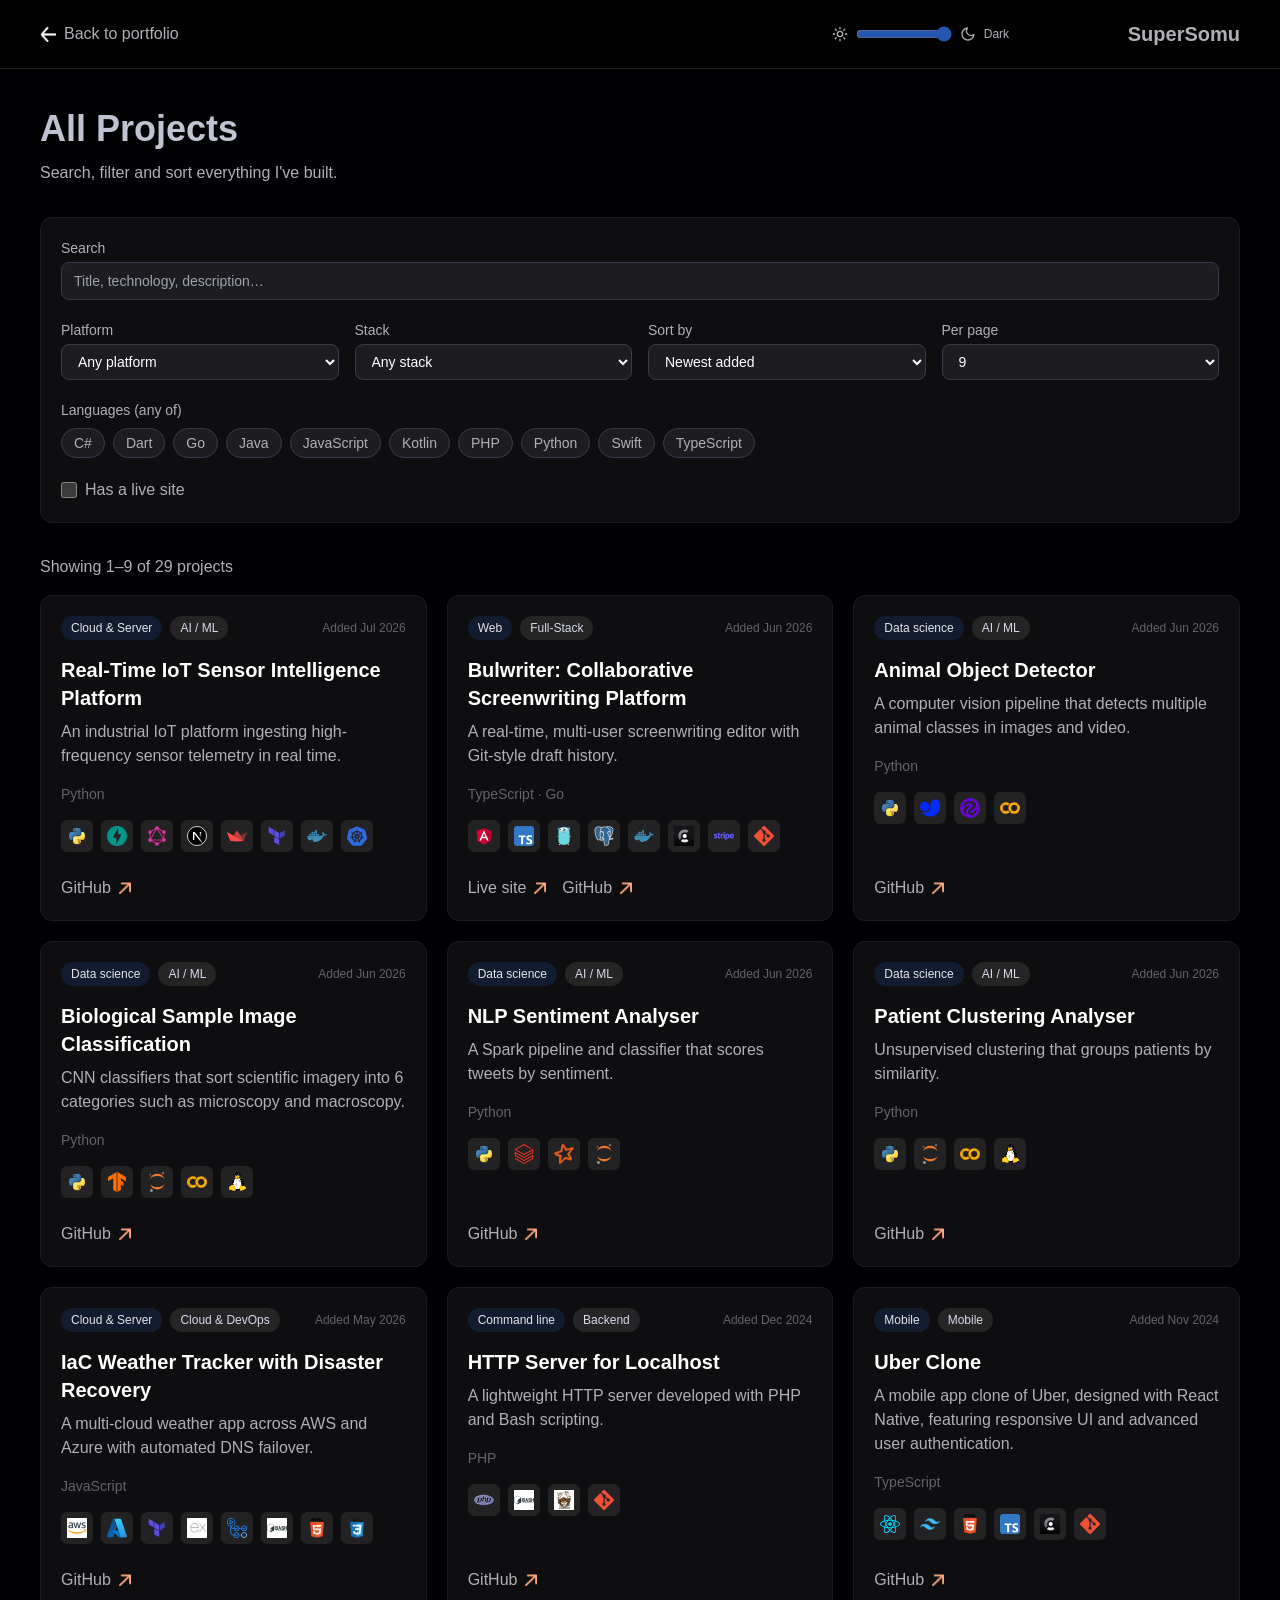
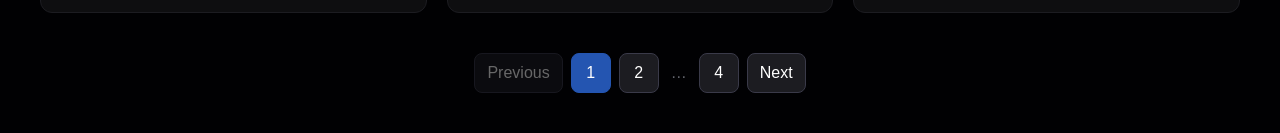
<file: projects.html>
<!doctype html>
<html lang="en">
  <head>
    <meta charset="UTF-8" />
    <link rel="icon" type="image/png" href="/assets/flapjack.png" />
    <meta name="viewport" content="width=device-width, initial-scale=1.0" />
    <title>All Projects | SuperSomu</title>
    <script>
      // Apply the saved theme before first paint so there is no flash of the wrong one.
      (function () {
        var ids = ['light', 'bulfighter-light', 'bulwriter-light', 'bulwriter-dark', 'bulfighter-dark', 'dark'];
        var theme = 'dark';
        try {
          var saved = localStorage.getItem('portfolio:theme');
          if (ids.indexOf(saved) !== -1) theme = saved;
        } catch (e) {}
        var root = document.documentElement;
        root.setAttribute('data-theme', theme);
        root.setAttribute('data-mode', theme.indexOf('light') !== -1 ? 'light' : 'dark');
      })();
    </script>
    <script type="module" crossorigin src="/assets/projects-DSDb_T63.js"></script>
    <link rel="modulepreload" crossorigin href="/assets/ThemeSlider-rNglBP_Y.js">
    <link rel="stylesheet" crossorigin href="/assets/ThemeSlider-eZ68lXV1.css">
  </head>
  <body>
    <div id="root"></div>
  </body>
</html>
</file>
<file: assets/ThemeSlider-eZ68lXV1.css>
@import"https://fonts.cdnfonts.com/css/general-sans";*,:before,:after{--tw-border-spacing-x: 0;--tw-border-spacing-y: 0;--tw-translate-x: 0;--tw-translate-y: 0;--tw-rotate: 0;--tw-skew-x: 0;--tw-skew-y: 0;--tw-scale-x: 1;--tw-scale-y: 1;--tw-pan-x: ;--tw-pan-y: ;--tw-pinch-zoom: ;--tw-scroll-snap-strictness: proximity;--tw-gradient-from-position: ;--tw-gradient-via-position: ;--tw-gradient-to-position: ;--tw-ordinal: ;--tw-slashed-zero: ;--tw-numeric-figure: ;--tw-numeric-spacing: ;--tw-numeric-fraction: ;--tw-ring-inset: ;--tw-ring-offset-width: 0px;--tw-ring-offset-color: #fff;--tw-ring-color: rgb(59 130 246 / .5);--tw-ring-offset-shadow: 0 0 #0000;--tw-ring-shadow: 0 0 #0000;--tw-shadow: 0 0 #0000;--tw-shadow-colored: 0 0 #0000;--tw-blur: ;--tw-brightness: ;--tw-contrast: ;--tw-grayscale: ;--tw-hue-rotate: ;--tw-invert: ;--tw-saturate: ;--tw-sepia: ;--tw-drop-shadow: ;--tw-backdrop-blur: ;--tw-backdrop-brightness: ;--tw-backdrop-contrast: ;--tw-backdrop-grayscale: ;--tw-backdrop-hue-rotate: ;--tw-backdrop-invert: ;--tw-backdrop-opacity: ;--tw-backdrop-saturate: ;--tw-backdrop-sepia: ;--tw-contain-size: ;--tw-contain-layout: ;--tw-contain-paint: ;--tw-contain-style: }::backdrop{--tw-border-spacing-x: 0;--tw-border-spacing-y: 0;--tw-translate-x: 0;--tw-translate-y: 0;--tw-rotate: 0;--tw-skew-x: 0;--tw-skew-y: 0;--tw-scale-x: 1;--tw-scale-y: 1;--tw-pan-x: ;--tw-pan-y: ;--tw-pinch-zoom: ;--tw-scroll-snap-strictness: proximity;--tw-gradient-from-position: ;--tw-gradient-via-position: ;--tw-gradient-to-position: ;--tw-ordinal: ;--tw-slashed-zero: ;--tw-numeric-figure: ;--tw-numeric-spacing: ;--tw-numeric-fraction: ;--tw-ring-inset: ;--tw-ring-offset-width: 0px;--tw-ring-offset-color: #fff;--tw-ring-color: rgb(59 130 246 / .5);--tw-ring-offset-shadow: 0 0 #0000;--tw-ring-shadow: 0 0 #0000;--tw-shadow: 0 0 #0000;--tw-shadow-colored: 0 0 #0000;--tw-blur: ;--tw-brightness: ;--tw-contrast: ;--tw-grayscale: ;--tw-hue-rotate: ;--tw-invert: ;--tw-saturate: ;--tw-sepia: ;--tw-drop-shadow: ;--tw-backdrop-blur: ;--tw-backdrop-brightness: ;--tw-backdrop-contrast: ;--tw-backdrop-grayscale: ;--tw-backdrop-hue-rotate: ;--tw-backdrop-invert: ;--tw-backdrop-opacity: ;--tw-backdrop-saturate: ;--tw-backdrop-sepia: ;--tw-contain-size: ;--tw-contain-layout: ;--tw-contain-paint: ;--tw-contain-style: }*,:before,:after{box-sizing:border-box;border-width:0;border-style:solid;border-color:#e5e7eb}:before,:after{--tw-content: ""}html,:host{line-height:1.5;-webkit-text-size-adjust:100%;-moz-tab-size:4;-o-tab-size:4;tab-size:4;font-family:ui-sans-serif,system-ui,sans-serif,"Apple Color Emoji","Segoe UI Emoji",Segoe UI Symbol,"Noto Color Emoji";font-feature-settings:normal;font-variation-settings:normal;-webkit-tap-highlight-color:transparent}body{margin:0;line-height:inherit}hr{height:0;color:inherit;border-top-width:1px}abbr:where([title]){-webkit-text-decoration:underline dotted;text-decoration:underline dotted}h1,h2,h3,h4,h5,h6{font-size:inherit;font-weight:inherit}a{color:inherit;text-decoration:inherit}b,strong{font-weight:bolder}code,kbd,samp,pre{font-family:ui-monospace,SFMono-Regular,Menlo,Monaco,Consolas,Liberation Mono,Courier New,monospace;font-feature-settings:normal;font-variation-settings:normal;font-size:1em}small{font-size:80%}sub,sup{font-size:75%;line-height:0;position:relative;vertical-align:baseline}sub{bottom:-.25em}sup{top:-.5em}table{text-indent:0;border-color:inherit;border-collapse:collapse}button,input,optgroup,select,textarea{font-family:inherit;font-feature-settings:inherit;font-variation-settings:inherit;font-size:100%;font-weight:inherit;line-height:inherit;letter-spacing:inherit;color:inherit;margin:0;padding:0}button,select{text-transform:none}button,input:where([type=button]),input:where([type=reset]),input:where([type=submit]){-webkit-appearance:button;background-color:transparent;background-image:none}:-moz-focusring{outline:auto}:-moz-ui-invalid{box-shadow:none}progress{vertical-align:baseline}::-webkit-inner-spin-button,::-webkit-outer-spin-button{height:auto}[type=search]{-webkit-appearance:textfield;outline-offset:-2px}::-webkit-search-decoration{-webkit-appearance:none}::-webkit-file-upload-button{-webkit-appearance:button;font:inherit}summary{display:list-item}blockquote,dl,dd,h1,h2,h3,h4,h5,h6,hr,figure,p,pre{margin:0}fieldset{margin:0;padding:0}legend{padding:0}ol,ul,menu{list-style:none;margin:0;padding:0}dialog{padding:0}textarea{resize:vertical}input::-moz-placeholder,textarea::-moz-placeholder{opacity:1;color:#9ca3af}input::placeholder,textarea::placeholder{opacity:1;color:#9ca3af}button,[role=button]{cursor:pointer}:disabled{cursor:default}img,svg,video,canvas,audio,iframe,embed,object{display:block;vertical-align:middle}img,video{max-width:100%;height:auto}[hidden]:where(:not([hidden=until-found])){display:none}.sr-only{position:absolute;width:1px;height:1px;padding:0;margin:-1px;overflow:hidden;clip:rect(0,0,0,0);white-space:nowrap;border-width:0}.pointer-events-none{pointer-events:none}.visible{visibility:visible}.invisible{visibility:hidden}.fixed{position:fixed}.absolute{position:absolute}.relative{position:relative}.inset-0{top:0;right:0;bottom:0;left:0}.bottom-5{bottom:1.25rem}.bottom-7{bottom:1.75rem}.bottom-\[4\.5rem\]{bottom:4.5rem}.left-0{left:0}.right-0{right:0}.right-5{right:1.25rem}.right-full{right:100%}.top-0{top:0}.top-1\/2{top:50%}.z-10{z-index:10}.z-50{z-index:50}.z-\[20000000\]{z-index:20000000}.col-span-1{grid-column:span 1 / span 1}.col-start-1{grid-column-start:1}.row-start-1{grid-row-start:1}.mx-auto{margin-left:auto;margin-right:auto}.my-20{margin-top:5rem;margin-bottom:5rem}.my-5{margin-top:1.25rem;margin-bottom:1.25rem}.-mt-1{margin-top:-.25rem}.mb-2{margin-bottom:.5rem}.mb-4{margin-bottom:1rem}.mb-5{margin-bottom:1.25rem}.ml-auto{margin-left:auto}.mr-3{margin-right:.75rem}.mr-6{margin-right:1.5rem}.mr-auto{margin-right:auto}.mt-1{margin-top:.25rem}.mt-10{margin-top:2.5rem}.mt-12{margin-top:3rem}.mt-2{margin-top:.5rem}.mt-3{margin-top:.75rem}.mt-32{margin-top:8rem}.mt-5{margin-top:1.25rem}.mt-7{margin-top:1.75rem}.mt-8{margin-top:2rem}.mt-auto{margin-top:auto}.block{display:block}.inline{display:inline}.flex{display:flex}.inline-flex{display:inline-flex}.table{display:table}.grid{display:grid}.hidden{display:none}.\!h-8{height:2rem!important}.h-10{height:2.5rem}.h-12{height:3rem}.h-14{height:3.5rem}.h-3{height:.75rem}.h-4{height:1rem}.h-5{height:1.25rem}.h-6{height:1.5rem}.h-7{height:1.75rem}.h-8{height:2rem}.h-96{height:24rem}.h-\[min\(32rem\,calc\(100dvh-8rem\)\)\]{height:min(32rem,calc(100dvh - 8rem))}.h-fit{height:-moz-fit-content;height:fit-content}.h-full{height:100%}.max-h-0{max-height:0px}.max-h-screen{max-height:100vh}.min-h-screen{min-height:100vh}.\!w-8{width:2rem!important}.w-10{width:2.5rem}.w-12{width:3rem}.w-14{width:3.5rem}.w-24{width:6rem}.w-3{width:.75rem}.w-4{width:1rem}.w-5{width:1.25rem}.w-6{width:1.5rem}.w-7{width:1.75rem}.w-8{width:2rem}.w-\[6\.5rem\]{width:6.5rem}.w-\[calc\(100vw-2\.5rem\)\]{width:calc(100vw - 2.5rem)}.w-auto{width:auto}.w-fit{width:-moz-fit-content;width:fit-content}.w-full{width:100%}.min-w-0{min-width:0px}.min-w-10{min-width:2.5rem}.max-w-2xl{max-width:42rem}.max-w-7xl{max-width:80rem}.max-w-\[85\%\]{max-width:85%}.max-w-\[90\%\]{max-width:90%}.flex-1{flex:1 1 0%}.shrink-0{flex-shrink:0}.-translate-y-1\/2{--tw-translate-y: -50%;transform:translate(var(--tw-translate-x),var(--tw-translate-y)) rotate(var(--tw-rotate)) skew(var(--tw-skew-x)) skewY(var(--tw-skew-y)) scaleX(var(--tw-scale-x)) scaleY(var(--tw-scale-y))}.translate-x-0{--tw-translate-x: 0px;transform:translate(var(--tw-translate-x),var(--tw-translate-y)) rotate(var(--tw-rotate)) skew(var(--tw-skew-x)) skewY(var(--tw-skew-y)) scaleX(var(--tw-scale-x)) scaleY(var(--tw-scale-y))}.translate-x-3{--tw-translate-x: .75rem;transform:translate(var(--tw-translate-x),var(--tw-translate-y)) rotate(var(--tw-rotate)) skew(var(--tw-skew-x)) skewY(var(--tw-skew-y)) scaleX(var(--tw-scale-x)) scaleY(var(--tw-scale-y))}.cursor-pointer{cursor:pointer}.scroll-mt-6{scroll-margin-top:1.5rem}.grid-cols-1{grid-template-columns:repeat(1,minmax(0,1fr))}.flex-col{flex-direction:column}.flex-wrap{flex-wrap:wrap}.items-start{align-items:flex-start}.items-center{align-items:center}.justify-start{justify-content:flex-start}.justify-center{justify-content:center}.justify-between{justify-content:space-between}.gap-1{gap:.25rem}.gap-2{gap:.5rem}.gap-3{gap:.75rem}.gap-4{gap:1rem}.gap-5{gap:1.25rem}.gap-x-8{-moz-column-gap:2rem;column-gap:2rem}.gap-y-8{row-gap:2rem}.space-y-2>:not([hidden])~:not([hidden]){--tw-space-y-reverse: 0;margin-top:calc(.5rem * calc(1 - var(--tw-space-y-reverse)));margin-bottom:calc(.5rem * var(--tw-space-y-reverse))}.space-y-3>:not([hidden])~:not([hidden]){--tw-space-y-reverse: 0;margin-top:calc(.75rem * calc(1 - var(--tw-space-y-reverse)));margin-bottom:calc(.75rem * var(--tw-space-y-reverse))}.space-y-7>:not([hidden])~:not([hidden]){--tw-space-y-reverse: 0;margin-top:calc(1.75rem * calc(1 - var(--tw-space-y-reverse)));margin-bottom:calc(1.75rem * var(--tw-space-y-reverse))}.self-end{align-self:flex-end}.overflow-hidden{overflow:hidden}.overflow-y-auto{overflow-y:auto}.whitespace-nowrap{white-space:nowrap}.whitespace-pre-wrap{white-space:pre-wrap}.break-words{overflow-wrap:break-word}.rounded{border-radius:.25rem}.rounded-2xl{border-radius:1rem}.rounded-3xl{border-radius:1.5rem}.rounded-full{border-radius:9999px}.rounded-lg{border-radius:.5rem}.rounded-md{border-radius:.375rem}.rounded-xl{border-radius:.75rem}.rounded-bl-md{border-bottom-left-radius:.375rem}.rounded-br-md{border-bottom-right-radius:.375rem}.border{border-width:1px}.border-b{border-bottom-width:1px}.border-t{border-top-width:1px}.border-dashed{border-style:dashed}.\!border-accent{--tw-border-opacity: 1 !important;border-color:rgb(var(--theme-accent) / var(--tw-border-opacity))!important}.border-\[color\:var\(--navbar-border\)\]{border-color:var(--navbar-border)}.border-accent{--tw-border-opacity: 1;border-color:rgb(var(--theme-accent) / var(--tw-border-opacity))}.border-accent\/50{border-color:rgb(var(--theme-accent) / .5)}.border-black-300{--tw-border-opacity: 1;border-color:rgb(var(--color-black-300) / var(--tw-border-opacity))}.border-black-500{--tw-border-opacity: 1;border-color:rgb(var(--color-black-500) / var(--tw-border-opacity))}.border-red-500{--tw-border-opacity: 1;border-color:rgb(239 68 68 / var(--tw-border-opacity))}.\!bg-accent{--tw-bg-opacity: 1 !important;background-color:rgb(var(--theme-accent) / var(--tw-bg-opacity))!important}.bg-\[\#ffffff\]{--tw-bg-opacity: 1;background-color:rgb(255 255 255 / var(--tw-bg-opacity))}.bg-\[rgb\(var\(--navbar-bg\)\)\]{background-color:rgb(var(--navbar-bg))}.bg-accent{--tw-bg-opacity: 1;background-color:rgb(var(--theme-accent) / var(--tw-bg-opacity))}.bg-accent\/20{background-color:rgb(var(--theme-accent) / .2)}.bg-black-100{--tw-bg-opacity: 1;background-color:rgb(var(--color-black-100) / var(--tw-bg-opacity))}.bg-black-200{--tw-bg-opacity: 1;background-color:rgb(var(--color-black-200) / var(--tw-bg-opacity))}.bg-black-300{--tw-bg-opacity: 1;background-color:rgb(var(--color-black-300) / var(--tw-bg-opacity))}.bg-white-800\/10{background-color:rgb(var(--color-white-800) / .1)}.fill-none{fill:none}.stroke-white-600{stroke:rgb(var(--color-white-600) / 1)}.stroke-2{stroke-width:2}.object-contain{-o-object-fit:contain;object-fit:contain}.object-cover{-o-object-fit:cover;object-fit:cover}.\!p-1\.5{padding:.375rem!important}.p-1{padding:.25rem}.p-10{padding:2.5rem}.p-2{padding:.5rem}.p-3{padding:.75rem}.p-5{padding:1.25rem}.px-1{padding-left:.25rem;padding-right:.25rem}.px-2\.5{padding-left:.625rem;padding-right:.625rem}.px-3{padding-left:.75rem;padding-right:.75rem}.px-4{padding-left:1rem;padding-right:1rem}.px-5{padding-left:1.25rem;padding-right:1.25rem}.py-1{padding-top:.25rem;padding-bottom:.25rem}.py-10{padding-top:2.5rem;padding-bottom:2.5rem}.py-2{padding-top:.5rem;padding-bottom:.5rem}.py-3{padding-top:.75rem;padding-bottom:.75rem}.py-5{padding-top:1.25rem;padding-bottom:1.25rem}.pb-2{padding-bottom:.5rem}.pb-3{padding-bottom:.75rem}.pl-10{padding-left:2.5rem}.pr-4{padding-right:1rem}.pt-2{padding-top:.5rem}.pt-7{padding-top:1.75rem}.text-center{text-align:center}.text-right{text-align:right}.font-generalsans{font-family:General Sans,sans-serif}.text-2xl{font-size:1.5rem;line-height:2rem}.text-lg{font-size:1.125rem;line-height:1.75rem}.text-sm{font-size:.875rem;line-height:1.25rem}.text-xl{font-size:1.25rem;line-height:1.75rem}.text-xs{font-size:.75rem;line-height:1rem}.font-bold{font-weight:700}.font-light{font-weight:300}.font-medium{font-weight:500}.font-semibold{font-weight:600}.leading-tight{line-height:1.25}.\!text-on-accent{--tw-text-opacity: 1 !important;color:rgb(var(--on-accent) / var(--tw-text-opacity))!important}.text-blue-500{--tw-text-opacity: 1;color:rgb(59 130 246 / var(--tw-text-opacity))}.text-green-500{--tw-text-opacity: 1;color:rgb(34 197 94 / var(--tw-text-opacity))}.text-neutral-900{--tw-text-opacity: 1;color:rgb(23 23 23 / var(--tw-text-opacity))}.text-on-accent{--tw-text-opacity: 1;color:rgb(var(--on-accent) / var(--tw-text-opacity))}.text-red-500{--tw-text-opacity: 1;color:rgb(239 68 68 / var(--tw-text-opacity))}.text-white{--tw-text-opacity: 1;color:rgb(255 255 255 / var(--tw-text-opacity))}.text-white-500{--tw-text-opacity: 1;color:rgb(var(--color-white-500) / var(--tw-text-opacity))}.text-white-600{--tw-text-opacity: 1;color:rgb(var(--color-white-600) / var(--tw-text-opacity))}.text-white-700{--tw-text-opacity: 1;color:rgb(var(--color-white-700) / var(--tw-text-opacity))}.text-white-800{--tw-text-opacity: 1;color:rgb(var(--color-white-800) / var(--tw-text-opacity))}.text-white-900{--tw-text-opacity: 1;color:rgb(var(--color-white-900) / var(--tw-text-opacity))}.text-yellow-500{--tw-text-opacity: 1;color:rgb(234 179 8 / var(--tw-text-opacity))}.underline{text-decoration-line:underline}.placeholder-gray-500::-moz-placeholder{--tw-placeholder-opacity: 1;color:rgb(107 114 128 / var(--tw-placeholder-opacity))}.placeholder-gray-500::placeholder{--tw-placeholder-opacity: 1;color:rgb(107 114 128 / var(--tw-placeholder-opacity))}.accent-\[rgb\(var\(--theme-accent\)\)\]{accent-color:rgb(var(--theme-accent))}.opacity-0{opacity:0}.opacity-100{opacity:1}.shadow-2xl{--tw-shadow: 0 25px 50px -12px rgb(0 0 0 / .25);--tw-shadow-colored: 0 25px 50px -12px var(--tw-shadow-color);box-shadow:var(--tw-ring-offset-shadow, 0 0 #0000),var(--tw-ring-shadow, 0 0 #0000),var(--tw-shadow)}.shadow-lg{--tw-shadow: 0 10px 15px -3px rgb(0 0 0 / .1), 0 4px 6px -4px rgb(0 0 0 / .1);--tw-shadow-colored: 0 10px 15px -3px var(--tw-shadow-color), 0 4px 6px -4px var(--tw-shadow-color);box-shadow:var(--tw-ring-offset-shadow, 0 0 #0000),var(--tw-ring-shadow, 0 0 #0000),var(--tw-shadow)}.shadow-md{--tw-shadow: 0 4px 6px -1px rgb(0 0 0 / .1), 0 2px 4px -2px rgb(0 0 0 / .1);--tw-shadow-colored: 0 4px 6px -1px var(--tw-shadow-color), 0 2px 4px -2px var(--tw-shadow-color);box-shadow:var(--tw-ring-offset-shadow, 0 0 #0000),var(--tw-ring-shadow, 0 0 #0000),var(--tw-shadow)}.shadow-sm{--tw-shadow: 0 1px 2px 0 rgb(0 0 0 / .05);--tw-shadow-colored: 0 1px 2px 0 var(--tw-shadow-color);box-shadow:var(--tw-ring-offset-shadow, 0 0 #0000),var(--tw-ring-shadow, 0 0 #0000),var(--tw-shadow)}.shadow-black-100{--tw-shadow-color: rgb(var(--color-black-100) / 1);--tw-shadow: var(--tw-shadow-colored)}.shadow-black-200{--tw-shadow-color: rgb(var(--color-black-200) / 1);--tw-shadow: var(--tw-shadow-colored)}.filter{filter:var(--tw-blur) var(--tw-brightness) var(--tw-contrast) var(--tw-grayscale) var(--tw-hue-rotate) var(--tw-invert) var(--tw-saturate) var(--tw-sepia) var(--tw-drop-shadow)}.backdrop-blur-3xl{--tw-backdrop-blur: blur(64px);-webkit-backdrop-filter:var(--tw-backdrop-blur) var(--tw-backdrop-brightness) var(--tw-backdrop-contrast) var(--tw-backdrop-grayscale) var(--tw-backdrop-hue-rotate) var(--tw-backdrop-invert) var(--tw-backdrop-opacity) var(--tw-backdrop-saturate) var(--tw-backdrop-sepia);backdrop-filter:var(--tw-backdrop-blur) var(--tw-backdrop-brightness) var(--tw-backdrop-contrast) var(--tw-backdrop-grayscale) var(--tw-backdrop-hue-rotate) var(--tw-backdrop-invert) var(--tw-backdrop-opacity) var(--tw-backdrop-saturate) var(--tw-backdrop-sepia)}.backdrop-filter{-webkit-backdrop-filter:var(--tw-backdrop-blur) var(--tw-backdrop-brightness) var(--tw-backdrop-contrast) var(--tw-backdrop-grayscale) var(--tw-backdrop-hue-rotate) var(--tw-backdrop-invert) var(--tw-backdrop-opacity) var(--tw-backdrop-saturate) var(--tw-backdrop-sepia);backdrop-filter:var(--tw-backdrop-blur) var(--tw-backdrop-brightness) var(--tw-backdrop-contrast) var(--tw-backdrop-grayscale) var(--tw-backdrop-hue-rotate) var(--tw-backdrop-invert) var(--tw-backdrop-opacity) var(--tw-backdrop-saturate) var(--tw-backdrop-sepia)}.transition{transition-property:color,background-color,border-color,text-decoration-color,fill,stroke,opacity,box-shadow,transform,filter,-webkit-backdrop-filter;transition-property:color,background-color,border-color,text-decoration-color,fill,stroke,opacity,box-shadow,transform,filter,backdrop-filter;transition-property:color,background-color,border-color,text-decoration-color,fill,stroke,opacity,box-shadow,transform,filter,backdrop-filter,-webkit-backdrop-filter;transition-timing-function:cubic-bezier(.4,0,.2,1);transition-duration:.15s}.transition-all{transition-property:all;transition-timing-function:cubic-bezier(.4,0,.2,1);transition-duration:.15s}.transition-colors{transition-property:color,background-color,border-color,text-decoration-color,fill,stroke;transition-timing-function:cubic-bezier(.4,0,.2,1);transition-duration:.15s}.transition-transform{transition-property:transform;transition-timing-function:cubic-bezier(.4,0,.2,1);transition-duration:.15s}.duration-500{transition-duration:.5s}.ease-in-out{transition-timing-function:cubic-bezier(.4,0,.2,1)}.ease-out{transition-timing-function:cubic-bezier(0,0,.2,1)}.c-space{padding-left:1.25rem;padding-right:1.25rem}@media (min-width: 640px){.c-space{padding-left:2.5rem;padding-right:2.5rem}}.head-text{font-size:1.875rem;line-height:2.25rem;font-weight:600;background-image:linear-gradient(to right,var(--tw-gradient-stops));--tw-gradient-from: var(--heading-grad-from) var(--tw-gradient-from-position);--tw-gradient-to: rgb(255 255 255 / 0) var(--tw-gradient-to-position);--tw-gradient-stops: var(--tw-gradient-from), var(--tw-gradient-to);--tw-gradient-to: var(--heading-grad-to) var(--tw-gradient-to-position);-webkit-background-clip:text;background-clip:text;color:transparent}@media (min-width: 640px){.head-text{font-size:2.25rem;line-height:2.5rem}}.nav-ul{position:relative;z-index:20;display:flex;flex-direction:column;align-items:center;gap:1rem}@media (min-width: 640px){.nav-ul{flex-direction:row}}@media (min-width: 768px){.nav-ul{gap:1.5rem}}.nav-li{padding-top:.5rem;padding-bottom:.5rem;font-family:General Sans,sans-serif;--tw-text-opacity: 1;color:rgb(163 163 163 / var(--tw-text-opacity))}.nav-li:hover{--tw-text-opacity: 1;color:rgb(255 255 255 / var(--tw-text-opacity))}@media not all and (min-width: 640px){.nav-li{width:100%;border-radius:.375rem;padding-left:1.25rem;padding-right:1.25rem}.nav-li:hover{--tw-bg-opacity: 1;background-color:rgb(var(--color-black-500) / var(--tw-bg-opacity))}}.nav-li_a{font-size:1.125rem;line-height:1.75rem;transition-property:color,background-color,border-color,text-decoration-color,fill,stroke;transition-timing-function:cubic-bezier(.4,0,.2,1);transition-duration:.15s}.nav-li_a:hover{--tw-text-opacity: 1;color:rgb(255 255 255 / var(--tw-text-opacity))}@media (min-width: 768px){.nav-li_a{font-size:1rem;line-height:1.5rem}}.nav-sidebar{position:absolute;left:0;right:0;z-index:20;margin-left:auto;margin-right:auto;display:block;overflow:hidden;--tw-bg-opacity: 1;background-color:rgb(var(--color-black-200) / var(--tw-bg-opacity));--tw-backdrop-blur: blur(4px);-webkit-backdrop-filter:var(--tw-backdrop-blur) var(--tw-backdrop-brightness) var(--tw-backdrop-contrast) var(--tw-backdrop-grayscale) var(--tw-backdrop-hue-rotate) var(--tw-backdrop-invert) var(--tw-backdrop-opacity) var(--tw-backdrop-saturate) var(--tw-backdrop-sepia);backdrop-filter:var(--tw-backdrop-blur) var(--tw-backdrop-brightness) var(--tw-backdrop-contrast) var(--tw-backdrop-grayscale) var(--tw-backdrop-hue-rotate) var(--tw-backdrop-invert) var(--tw-backdrop-opacity) var(--tw-backdrop-saturate) var(--tw-backdrop-sepia);transition-property:all;transition-duration:.3s;transition-timing-function:cubic-bezier(.4,0,.2,1)}@media (min-width: 640px){.nav-sidebar{display:none}}.text-gray_gradient{background-image:linear-gradient(to right,var(--tw-gradient-stops));--tw-gradient-from: var(--heading-grad-from) var(--tw-gradient-from-position);--tw-gradient-to: rgb(255 255 255 / 0) var(--tw-gradient-to-position);--tw-gradient-stops: var(--tw-gradient-from), var(--tw-gradient-to);--tw-gradient-to: var(--heading-grad-to) var(--tw-gradient-to-position);-webkit-background-clip:text;background-clip:text;color:transparent}.btn{margin-left:auto;margin-right:auto;display:flex;cursor:pointer;align-items:center;justify-content:center;gap:1rem;border-radius:.375rem;--tw-bg-opacity: 1;background-color:rgb(var(--color-black-300) / var(--tw-bg-opacity));padding:.75rem;--tw-text-opacity: 1;color:rgb(var(--color-white-900) / var(--tw-text-opacity));transition-property:all;transition-timing-function:cubic-bezier(.4,0,.2,1);transition-duration:.15s}.btn:active{--tw-scale-x: .95;--tw-scale-y: .95;transform:translate(var(--tw-translate-x),var(--tw-translate-y)) rotate(var(--tw-rotate)) skew(var(--tw-skew-x)) skewY(var(--tw-skew-y)) scaleX(var(--tw-scale-x)) scaleY(var(--tw-scale-y))}.btn-ping{position:absolute;display:inline-flex;height:100%;width:100%}@keyframes ping{75%,to{transform:scale(2);opacity:0}}.btn-ping{animation:ping 1s cubic-bezier(0,0,.2,1) infinite;border-radius:9999px;--tw-bg-opacity: 1;background-color:rgb(74 222 128 / var(--tw-bg-opacity));opacity:.75}.btn-ping_dot{position:relative;display:inline-flex;height:.75rem;width:.75rem;border-radius:9999px;--tw-bg-opacity: 1;background-color:rgb(34 197 94 / var(--tw-bg-opacity))}.hero_tag{text-align:center;font-family:General Sans,sans-serif;font-size:1.875rem;line-height:2.25rem;font-weight:900;line-height:1.5!important}@media (min-width: 640px){.hero_tag{font-size:2.25rem;line-height:2.5rem}}@media (min-width: 768px){.hero_tag{font-size:3rem;line-height:1}}@media (min-width: 1280px){.hero_tag{font-size:3.75rem;line-height:1}}.grid-container{display:flex;height:100%;width:100%;flex-direction:column;gap:1.25rem;border-radius:.5rem;border-width:1px;--tw-border-opacity: 1;border-color:rgb(var(--color-black-300) / var(--tw-border-opacity));--tw-bg-opacity: 1;background-color:rgb(var(--color-black-200) / var(--tw-bg-opacity));padding:1rem}@media (min-width: 640px){.grid-container{padding:1.75rem}}.grid-headtext{margin-bottom:.5rem;font-family:General Sans,sans-serif;font-size:1.25rem;line-height:1.75rem;font-weight:600;--tw-text-opacity: 1;color:rgb(var(--color-white-900) / var(--tw-text-opacity))}.grid-subtext{font-family:General Sans,sans-serif;font-size:1rem;line-height:1.5rem;--tw-text-opacity: 1;color:rgb(var(--color-white-600) / var(--tw-text-opacity))}.copy-container{display:flex;cursor:pointer;align-items:center;justify-content:center;gap:.5rem}.arrow-btn{height:2.5rem;width:2.5rem;cursor:pointer;border-radius:9999px;padding:.75rem;transition-property:all;transition-timing-function:cubic-bezier(.4,0,.2,1);transition-duration:.15s;background-image:linear-gradient(to right,rgb(var(--color-white-800) / .1) 10%,rgb(var(--color-white-800) / .000025) 50%,rgb(var(--color-white-800) / .000025) 50%,rgb(var(--color-white-800) / .025))}.arrow-btn:active{--tw-scale-x: .95;--tw-scale-y: .95;transform:translate(var(--tw-translate-x),var(--tw-translate-y)) rotate(var(--tw-rotate)) skew(var(--tw-skew-x)) skewY(var(--tw-skew-y)) scaleX(var(--tw-scale-x)) scaleY(var(--tw-scale-y))}.tech-logo{display:flex;height:2.5rem;width:2.5rem;align-items:center;justify-content:center;border-radius:.375rem;background-color:rgb(var(--color-white-800) / .1);padding:.5rem;--tw-backdrop-blur: blur(16px);-webkit-backdrop-filter:var(--tw-backdrop-blur) var(--tw-backdrop-brightness) var(--tw-backdrop-contrast) var(--tw-backdrop-grayscale) var(--tw-backdrop-hue-rotate) var(--tw-backdrop-invert) var(--tw-backdrop-opacity) var(--tw-backdrop-saturate) var(--tw-backdrop-sepia);backdrop-filter:var(--tw-backdrop-blur) var(--tw-backdrop-brightness) var(--tw-backdrop-contrast) var(--tw-backdrop-grayscale) var(--tw-backdrop-hue-rotate) var(--tw-backdrop-invert) var(--tw-backdrop-opacity) var(--tw-backdrop-saturate) var(--tw-backdrop-sepia)}.client-container{margin-top:3rem;display:grid;grid-template-columns:repeat(1,minmax(0,1fr));gap:1.25rem}@media (min-width: 768px){.client-container{grid-template-columns:repeat(2,minmax(0,1fr))}}.client-review{grid-column:span 1 / span 1;border-radius:.5rem;background-color:rgb(var(--color-black-300) / var(--tw-bg-opacity));--tw-bg-opacity: .5;padding:1.25rem}@media (min-width: 768px){.client-review{padding:2.5rem}}.client-content{margin-top:1.75rem;display:flex;flex-direction:column;align-items:flex-start;justify-content:space-between;gap:1.25rem}@media (min-width: 1024px){.client-content{flex-direction:row;align-items:center}}.work-container{margin-top:3rem;display:grid;grid-template-columns:repeat(1,minmax(0,1fr));gap:1.25rem}@media (min-width: 1024px){.work-container{grid-template-columns:repeat(3,minmax(0,1fr))}}.work-canvas{grid-column:span 1 / span 1;border-radius:.5rem;border-width:1px;--tw-border-opacity: 1;border-color:rgb(var(--color-black-300) / var(--tw-border-opacity));--tw-bg-opacity: 1;background-color:rgb(var(--color-black-200) / var(--tw-bg-opacity))}.work-content{grid-column:span 2 / span 2;border-radius:.5rem;border-width:1px;--tw-border-opacity: 1;border-color:rgb(var(--color-black-300) / var(--tw-border-opacity));--tw-bg-opacity: 1;background-color:rgb(var(--color-black-200) / var(--tw-bg-opacity))}.work-content_container{display:grid;cursor:pointer;grid-template-columns:auto 1fr;align-items:flex-start;gap:1.25rem;border-radius:.5rem;padding-left:.625rem;padding-right:.625rem;transition-property:all;transition-duration:.5s;transition-timing-function:cubic-bezier(.4,0,.2,1)}.work-content_container:hover{--tw-bg-opacity: 1;background-color:rgb(var(--color-black-300) / var(--tw-bg-opacity))}@media (min-width: 640px){.work-content_container{padding-left:1.25rem;padding-right:1.25rem}}.work-content_logo{height:4rem;width:4rem;border-radius:1.5rem;--tw-bg-opacity: 1;background-color:rgb(var(--color-black-600) / var(--tw-bg-opacity));padding:.5rem}.work-content_bar{margin-top:1rem;height:100%;width:.125rem;flex:1 1 0%;--tw-bg-opacity: 1;background-color:rgb(var(--color-black-300) / var(--tw-bg-opacity))}.group:last-child .work-content_bar{display:none}.group:hover .work-content_bar{--tw-bg-opacity: 1;background-color:rgb(var(--color-black-500) / var(--tw-bg-opacity))}.contact-container{position:relative;z-index:10;margin-top:3rem;max-width:36rem;padding-left:1.25rem;padding-right:1.25rem}@media (min-width: 640px){.contact-container{padding-left:2.5rem;padding-right:2.5rem}}.field-label{font-size:1.125rem;line-height:1.75rem;--tw-text-opacity: 1;color:rgb(var(--color-white-600) / var(--tw-text-opacity))}.field-input{min-height:3.5rem;width:100%;border-radius:.5rem;--tw-bg-opacity: 1;background-color:rgb(var(--color-black-300) / var(--tw-bg-opacity));padding:.5rem 1.25rem;font-size:1.125rem;line-height:1.75rem;--tw-text-opacity: 1;color:rgb(var(--color-white-800) / var(--tw-text-opacity));--tw-shadow: 0 25px 50px -12px rgb(0 0 0 / .25);--tw-shadow-colored: 0 25px 50px -12px var(--tw-shadow-color);box-shadow:var(--tw-ring-offset-shadow, 0 0 #0000),var(--tw-ring-shadow, 0 0 #0000),var(--tw-shadow);--tw-shadow-color: rgb(var(--color-black-200) / 1);--tw-shadow: var(--tw-shadow-colored)}.field-input::-moz-placeholder{--tw-text-opacity: 1;color:rgb(var(--color-white-500) / var(--tw-text-opacity))}.field-input::placeholder{--tw-text-opacity: 1;color:rgb(var(--color-white-500) / var(--tw-text-opacity))}.field-input:focus{outline:2px solid transparent;outline-offset:2px}.field-btn{display:flex;min-height:3rem;align-items:center;justify-content:center;gap:.75rem;border-radius:.5rem;--tw-bg-opacity: 1;background-color:rgb(var(--color-black-500) / var(--tw-bg-opacity));padding:.5rem 1.25rem;font-size:1.125rem;line-height:1.75rem;--tw-text-opacity: 1;color:rgb(var(--color-white-900) / var(--tw-text-opacity));--tw-shadow: 0 25px 50px -12px rgb(0 0 0 / .25);--tw-shadow-colored: 0 25px 50px -12px var(--tw-shadow-color);box-shadow:var(--tw-ring-offset-shadow, 0 0 #0000),var(--tw-ring-shadow, 0 0 #0000),var(--tw-shadow);--tw-shadow-color: rgb(var(--color-black-200) / 1);--tw-shadow: var(--tw-shadow-colored)}.field-btn_arrow{height:.625rem;width:.625rem;-o-object-fit:contain;object-fit:contain;filter:brightness(0) var(--icon-invert)}.social-icon{display:flex;height:3rem;width:3rem;align-items:center;justify-content:center;border-radius:9999px;border-width:1px;--tw-border-opacity: 1;border-color:rgb(var(--color-black-200) / var(--tw-border-opacity));--tw-bg-opacity: 1;background-color:rgb(var(--color-black-300) / var(--tw-bg-opacity))}:root,:root[data-theme=dark]{color-scheme:dark;--color-black-100: 1 1 3;--color-black-200: 14 14 16;--color-black-300: 28 28 33;--color-black-500: 58 58 73;--color-black-600: 26 26 26;--color-white-900: 255 255 255;--color-white-800: 228 228 230;--color-white-700: 214 217 233;--color-white-600: 175 176 182;--color-white-500: 98 100 108;--theme-accent: 36 85 177;--on-accent: 255 255 255;--heading-grad-from: #BEC1CF;--heading-grad-to: #D5D8EA;--navbar-bg: 0 0 0 / .9;--navbar-border: rgb(var(--color-black-300));--icon-filter: none;--icon-invert: invert(1)}:root[data-theme=bulfighter-dark]{--theme-accent: 240 56 178;--on-accent: 1 1 3;--navbar-bg: 28 28 33 / .9}:root[data-theme=bulwriter-dark]{--color-black-100: 28 26 22;--color-black-200: 38 35 32;--color-black-300: 48 43 36;--color-black-500: 66 59 48;--color-black-600: 34 31 27;--color-white-900: 247 242 232;--color-white-800: 237 230 216;--color-white-700: 196 187 172;--color-white-600: 156 145 132;--color-white-500: 148 138 125;--theme-accent: 217 162 86;--on-accent: 36 26 10;--heading-grad-from: #EDE6D8;--heading-grad-to: #D9A256;--navbar-bg: 28 26 22 / .92;--navbar-border: rgb(var(--color-black-500))}:root[data-theme=light]{color-scheme:light;--color-black-100: 247 248 251;--color-black-200: 255 255 255;--color-black-300: 232 235 242;--color-black-500: 205 210 223;--color-black-600: 240 242 247;--color-white-900: 10 12 20;--color-white-800: 28 31 43;--color-white-700: 52 57 74;--color-white-600: 88 93 110;--color-white-500: 105 110 126;--theme-accent: 36 85 177;--on-accent: 255 255 255;--heading-grad-from: #1C1F2B;--heading-grad-to: #2455B1;--navbar-bg: 247 248 251 / .85;--navbar-border: rgb(var(--color-black-500));--icon-filter: invert(1);--icon-invert: invert(0)}:root[data-theme=bulfighter-light]{color-scheme:light;--color-black-100: 244 244 247;--color-black-200: 234 234 239;--color-black-300: 255 255 255;--color-black-500: 214 214 222;--color-black-600: 255 255 255;--color-white-900: 10 10 14;--color-white-800: 22 23 26;--color-white-700: 44 46 56;--color-white-600: 75 77 87;--color-white-500: 98 100 109;--theme-accent: 255 130 16;--on-accent: 22 23 26;--heading-grad-from: #6B4E71;--heading-grad-to: #8A5A8F;--navbar-bg: 255 255 255 / .8;--navbar-border: rgb(var(--color-black-500));--icon-filter: invert(1);--icon-invert: invert(0)}:root[data-theme=bulwriter-light]{color-scheme:light;--color-black-100: 246 241 230;--color-black-200: 255 255 255;--color-black-300: 239 230 211;--color-black-500: 226 213 184;--color-black-600: 255 253 247;--color-white-900: 27 26 23;--color-white-800: 46 42 34;--color-white-700: 74 67 55;--color-white-600: 111 101 85;--color-white-500: 112 102 87;--theme-accent: 148 101 39;--on-accent: 255 253 247;--heading-grad-from: #2E2A22;--heading-grad-to: #946527;--navbar-bg: 246 241 230 / .9;--navbar-border: rgb(var(--color-black-500));--icon-filter: invert(1);--icon-invert: invert(0)}*{scroll-behavior:smooth}body{background:rgb(var(--color-black-100));color:rgb(var(--color-white-600));font-family:General Sans,sans-serif}.waving-hand{animation-name:wave-animation;animation-duration:2.5s;animation-iteration-count:infinite;transform-origin:70% 70%;display:inline-block}.arrow-gradient{background-image:linear-gradient(to right,rgb(var(--color-white-800) / .1) 10%,rgb(var(--color-white-800) / .000025) 50%,rgb(var(--color-white-800) / .000025) 50%,rgb(var(--color-white-800) / .025))}@keyframes wave-animation{0%{transform:rotate(0)}15%{transform:rotate(14deg)}30%{transform:rotate(-8deg)}40%{transform:rotate(14deg)}50%{transform:rotate(-4deg)}60%{transform:rotate(10deg)}70%{transform:rotate(0)}to{transform:rotate(0)}}.themed-icon{filter:var(--icon-filter)}@keyframes chat-in{0%{opacity:0;transform:translateY(8px) scale(.98)}to{opacity:1;transform:none}}@keyframes chat-blink{50%{opacity:.2}}.chat-panel{animation:chat-in .18s ease-out;transform-origin:bottom right}.chat-dots{animation:chat-blink 1.2s infinite}@keyframes chat-glow{0%,to{box-shadow:0 0 rgb(var(--theme-accent) / 0)}50%{box-shadow:0 0 14px 3px rgb(var(--theme-accent) / .35)}}@keyframes chat-ring{0%{box-shadow:0 0 rgb(var(--theme-accent) / .45)}70%,to{box-shadow:0 0 0 14px rgb(var(--theme-accent) / 0)}}.chat-bubble-pulse{animation:chat-glow 2.4s ease-in-out infinite}.chat-icon-pulse{animation:chat-ring 2.4s ease-out infinite}@media (prefers-reduced-motion: reduce){.chat-bubble-pulse,.chat-icon-pulse,.chat-panel,.chat-dots{animation:none}}.placeholder\:text-white-500::-moz-placeholder{--tw-text-opacity: 1;color:rgb(var(--color-white-500) / var(--tw-text-opacity))}.placeholder\:text-white-500::placeholder{--tw-text-opacity: 1;color:rgb(var(--color-white-500) / var(--tw-text-opacity))}.hover\:scale-105:hover{--tw-scale-x: 1.05;--tw-scale-y: 1.05;transform:translate(var(--tw-translate-x),var(--tw-translate-y)) rotate(var(--tw-rotate)) skew(var(--tw-skew-x)) skewY(var(--tw-skew-y)) scaleX(var(--tw-scale-x)) scaleY(var(--tw-scale-y))}.hover\:border-accent:hover{--tw-border-opacity: 1;border-color:rgb(var(--theme-accent) / var(--tw-border-opacity))}.hover\:border-black-500:hover{--tw-border-opacity: 1;border-color:rgb(var(--color-black-500) / var(--tw-border-opacity))}.hover\:text-white:hover{--tw-text-opacity: 1;color:rgb(255 255 255 / var(--tw-text-opacity))}.hover\:text-white-900:hover{--tw-text-opacity: 1;color:rgb(var(--color-white-900) / var(--tw-text-opacity))}.hover\:underline:hover{text-decoration-line:underline}.focus\:outline-none:focus{outline:2px solid transparent;outline-offset:2px}.focus\:ring-2:focus{--tw-ring-offset-shadow: var(--tw-ring-inset) 0 0 0 var(--tw-ring-offset-width) var(--tw-ring-offset-color);--tw-ring-shadow: var(--tw-ring-inset) 0 0 0 calc(2px + var(--tw-ring-offset-width)) var(--tw-ring-color);box-shadow:var(--tw-ring-offset-shadow),var(--tw-ring-shadow),var(--tw-shadow, 0 0 #0000)}.focus\:ring-accent:focus{--tw-ring-opacity: 1;--tw-ring-color: rgb(var(--theme-accent) / var(--tw-ring-opacity))}.focus-visible\:outline:focus-visible{outline-style:solid}.focus-visible\:outline-2:focus-visible{outline-width:2px}.focus-visible\:outline-offset-2:focus-visible{outline-offset:2px}.focus-visible\:outline-accent:focus-visible{outline-color:rgb(var(--theme-accent) / 1)}.disabled\:cursor-not-allowed:disabled{cursor:not-allowed}.disabled\:opacity-40:disabled{opacity:.4}.group:focus-within .group-focus-within\:translate-x-0{--tw-translate-x: 0px;transform:translate(var(--tw-translate-x),var(--tw-translate-y)) rotate(var(--tw-rotate)) skew(var(--tw-skew-x)) skewY(var(--tw-skew-y)) scaleX(var(--tw-scale-x)) scaleY(var(--tw-scale-y))}.group:focus-within .group-focus-within\:opacity-100{opacity:1}.group:hover .group-hover\:translate-x-0{--tw-translate-x: 0px;transform:translate(var(--tw-translate-x),var(--tw-translate-y)) rotate(var(--tw-rotate)) skew(var(--tw-skew-x)) skewY(var(--tw-skew-y)) scaleX(var(--tw-scale-x)) scaleY(var(--tw-scale-y))}.group:hover .group-hover\:text-white-900{--tw-text-opacity: 1;color:rgb(var(--color-white-900) / var(--tw-text-opacity))}.group:hover .group-hover\:opacity-100{opacity:1}@media (prefers-reduced-motion: reduce){.motion-reduce\:transition-none{transition-property:none}}@media (min-width: 640px){.sm\:mt-36{margin-top:9rem}.sm\:flex{display:flex}.sm\:hidden{display:none}.sm\:h-\[266px\]{height:266px}.sm\:h-\[276px\]{height:276px}.sm\:h-\[326px\]{height:326px}.sm\:w-96{width:24rem}.sm\:w-fit{width:-moz-fit-content;width:fit-content}.sm\:min-w-96{min-width:24rem}.sm\:grid-cols-2{grid-template-columns:repeat(2,minmax(0,1fr))}.sm\:object-top{-o-object-position:top;object-position:top}.sm\:p-10{padding:2.5rem}.sm\:p-5{padding:1.25rem}.sm\:px-5{padding-left:1.25rem;padding-right:1.25rem}.sm\:py-10{padding-top:2.5rem;padding-bottom:2.5rem}.sm\:text-3xl{font-size:1.875rem;line-height:2.25rem}}@media (min-width: 768px){.md\:col-span-2{grid-column:span 2 / span 2}.md\:h-\[126px\]{height:126px}.md\:h-full{height:100%}.md\:grid-cols-2{grid-template-columns:repeat(2,minmax(0,1fr))}.md\:text-base{font-size:1rem;line-height:1.5rem}.md\:text-xl{font-size:1.25rem;line-height:1.75rem}}@media (min-width: 1024px){.lg\:flex{display:flex}.lg\:hidden{display:none}.lg\:grid-cols-2{grid-template-columns:repeat(2,minmax(0,1fr))}.lg\:grid-cols-3{grid-template-columns:repeat(3,minmax(0,1fr))}.lg\:grid-cols-4{grid-template-columns:repeat(4,minmax(0,1fr))}.lg\:text-2xl{font-size:1.5rem;line-height:2rem}}@media (min-width: 1280px){.xl\:col-span-1{grid-column:span 1 / span 1}.xl\:col-span-2{grid-column:span 2 / span 2}.xl\:row-span-2{grid-row:span 2 / span 2}.xl\:row-span-3{grid-row:span 3 / span 3}.xl\:row-span-4{grid-row:span 4 / span 4}.xl\:grid-cols-3{grid-template-columns:repeat(3,minmax(0,1fr))}.xl\:grid-cols-4{grid-template-columns:repeat(4,minmax(0,1fr))}.xl\:grid-rows-6{grid-template-rows:repeat(6,minmax(0,1fr))}}.\[\&_\*\]\:\!transition-none *{transition-property:none!important}
</file>
